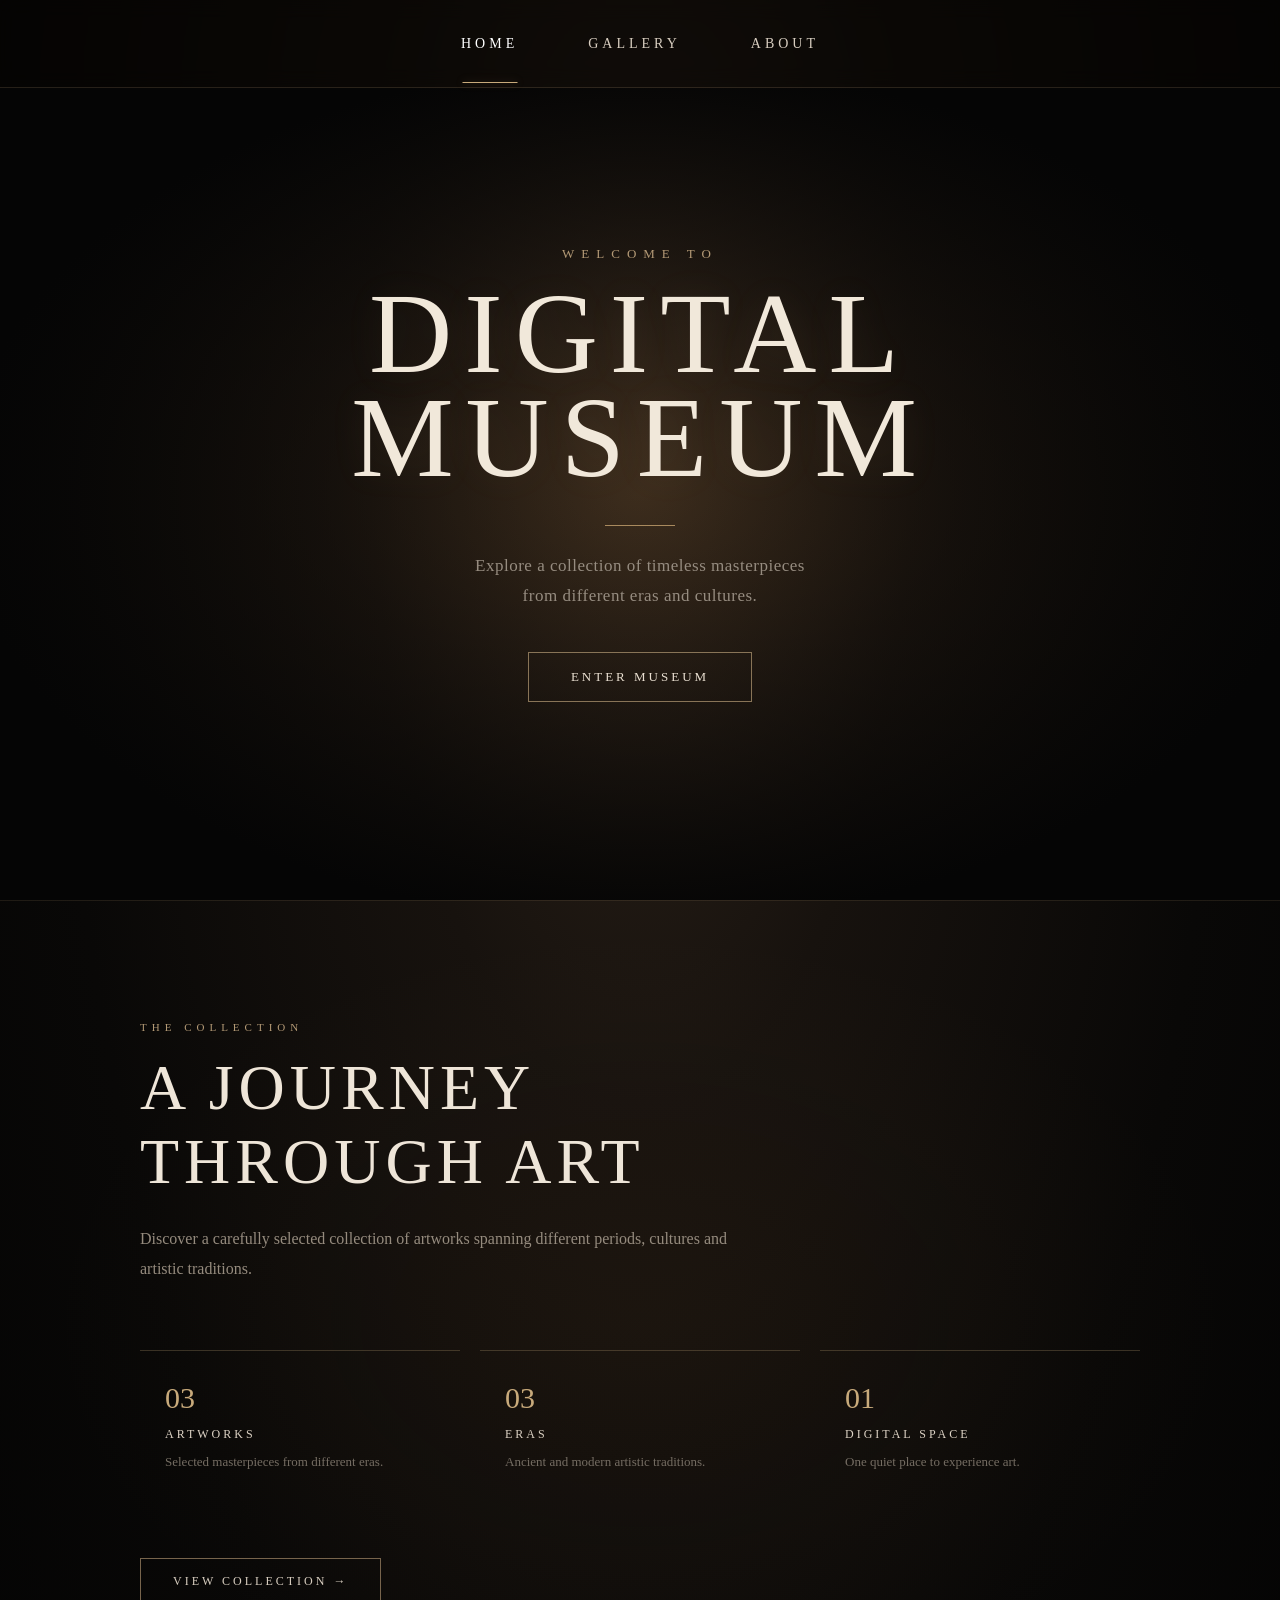
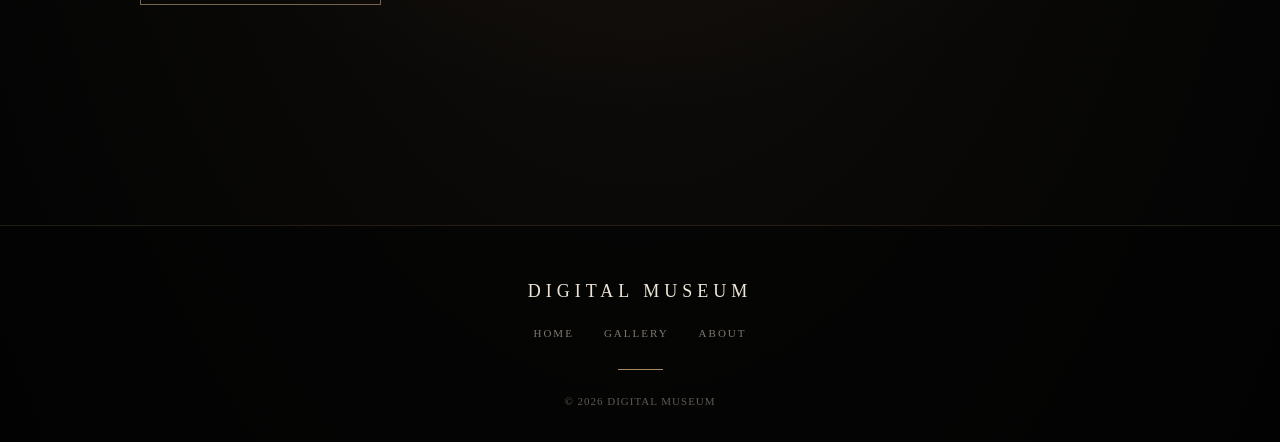
<file: index.html>
<!DOCTYPE html>
<html lang="en">

<head>

    <meta charset="UTF-8">

    <meta
        name="viewport"
        content="width=device-width, initial-scale=1.0"
    >

    <title>Digital Museum</title>

    <link rel="stylesheet" href="style.css">


    <style>

        /* =========================
           LOADING SCREEN
           ========================= */

        .loading-screen {

            position: fixed;

            inset: 0;

            z-index: 99999;

            display: flex;

            justify-content: center;

            align-items: center;

            background: #050505;

            animation:
                loadingFade 1s ease 2.5s forwards;

        }


        .loading-content {

            text-align: center;

            animation:
                loadingText 1.2s ease;

        }


        .loading-title {

            color: #eee5d8;

            font-family:
                Georgia,
                "Times New Roman",
                serif;

            font-size: 38px;

            letter-spacing: 9px;

            font-weight: 400;

        }


        .loading-line {

            width: 0;

            height: 1px;

            margin: 25px auto 0;

            background: #b99a6a;

            animation:
                loadingLine 2s ease forwards;

        }


        @keyframes loadingText {

            from {

                opacity: 0;

                transform:
                    translateY(15px);

            }

            to {

                opacity: 1;

                transform:
                    translateY(0);

            }

        }


        @keyframes loadingLine {

            from {

                width: 0;

            }

            to {

                width: 120px;

            }

        }


        @keyframes loadingFade {

            from {

                opacity: 1;

                visibility: visible;

            }

            to {

                opacity: 0;

                visibility: hidden;

                pointer-events: none;

            }

        }


        /* =========================
           PAGE EXIT
           ========================= */

        body {

            transition:
                opacity 0.8s ease;

        }


        body.page-exit {

            opacity: 0;

        }


        /* =========================
           COLLECTION SECTION
           ========================= */

        .collection {

            padding:
                120px 30px 140px;

            border-top:
                1px solid
                rgba(200, 170, 123, 0.12);

            background:
                radial-gradient(
                    ellipse at center,
                    rgba(120, 85, 45, 0.08),
                    transparent 65%
                );

        }


        .collection-inner {

            max-width: 1000px;

            margin: 0 auto;

        }


        .collection-label {

            color: #b49a76;

            font-size: 11px;

            letter-spacing: 5px;

            margin-bottom: 18px;

        }


        .collection h2 {

            margin: 0;

            color: #eee5d8;

            font-size:
                clamp(
                    38px,
                    5vw,
                    65px
                );

            font-weight: 400;

            letter-spacing: 5px;

        }


        .collection-intro {

            max-width: 620px;

            margin-top: 25px;

            color: #958b7e;

            font-size: 16px;

            line-height: 1.9;

        }


        /* =========================
           COLLECTION STATS
           ========================= */

        .collection-stats {

            display: grid;

            grid-template-columns:
                repeat(3, 1fr);

            gap: 20px;

            margin-top: 65px;

        }


        .collection-stat {

            padding:
                30px 25px;

            border-top:
                1px solid
                rgba(200, 170, 123, 0.25);

            transition:
                border-color 0.4s ease,
                transform 0.4s ease;

        }


        .collection-stat:hover {

            transform:
                translateY(-5px);

            border-color:
                rgba(200, 170, 123, 0.65);

        }


        .stat-number {

            color: #c8aa7b;

            font-size: 30px;

            font-family:
                Georgia,
                "Times New Roman",
                serif;

            margin-bottom: 12px;

        }


        .stat-title {

            color: #ddd3c5;

            font-size: 12px;

            letter-spacing: 3px;

        }


        .stat-description {

            margin-top: 10px;

            color: #756d63;

            font-size: 13px;

            line-height: 1.6;

        }


        /* =========================
           VIEW COLLECTION
           ========================= */

        .collection-link {

            display: inline-block;

            margin-top: 55px;

            padding:
                15px 32px;

            border:
                1px solid #77644c;

            color: #d8cec0;

            text-decoration: none;

            font-size: 12px;

            letter-spacing: 3px;

            transition:
                0.4s ease;

        }


        .collection-link:hover {

            background: #e9dfd1;

            color: #111;

            border-color: #e9dfd1;

        }


        /* =========================
           SCROLL REVEAL
           ========================= */

        .scroll-reveal {

            opacity: 0;

            transform:
                translateY(45px);

            transition:
                opacity 1s ease,
                transform 1s ease;

        }


        .scroll-reveal.show {

            opacity: 1;

            transform:
                translateY(0);

        }


        .scroll-delay-1 {

            transition-delay:
                0.15s;

        }


        .scroll-delay-2 {

            transition-delay:
                0.3s;

        }


        .scroll-delay-3 {

            transition-delay:
                0.45s;

        }


        /* =========================
           MOBILE
           ========================= */

        @media (max-width: 700px) {

            .loading-title {

                font-size: 25px;

                letter-spacing: 5px;

            }


            .collection {

                padding:
                    80px 25px 100px;

            }


            .collection h2 {

                letter-spacing: 3px;

            }


            .collection-intro {

                font-size: 15px;

            }


            .collection-stats {

                grid-template-columns: 1fr;

                gap: 5px;

                margin-top: 45px;

            }


            .collection-stat {

                padding:
                    25px 15px;

            }

        }

    </style>

</head>


<body>


    <!-- =========================
         LOADING
         ========================= -->

    <div class="loading-screen">

        <div class="loading-content">

            <div class="loading-title">
                DIGITAL MUSEUM
            </div>

            <div class="loading-line"></div>

        </div>

    </div>


    <!-- =========================
         NAVIGATION
         ========================= -->

    <nav>

        <a
            href="index.html"
            class="active"
        >
            HOME
        </a>

        <a href="museum.html">
            GALLERY
        </a>

        <a href="about.html">
            ABOUT
        </a>

    </nav>


    <!-- =========================
         HERO
         ========================= -->

    <main class="hero">

        <div class="hero-content">

            <p class="hero-small">
                WELCOME TO
            </p>


            <h1>

                DIGITAL<br>
                MUSEUM

            </h1>


            <div class="hero-line"></div>


            <p class="hero-description">

                Explore a collection of timeless masterpieces

                <br>

                from different eras and cultures.

            </p>


            <a
                href="museum.html"
                class="enter-museum"
            >

                <button>
                    ENTER MUSEUM
                </button>

            </a>

        </div>

    </main>


    <!-- =========================
         COLLECTION
         ========================= -->

    <section class="collection">

        <div class="collection-inner">


            <div
                class="
                    collection-label
                    scroll-reveal
                "
            >

                THE COLLECTION

            </div>


            <h2
                class="
                    scroll-reveal
                    scroll-delay-1
                "
            >

                A JOURNEY<br>
                THROUGH ART

            </h2>


            <p
                class="
                    collection-intro
                    scroll-reveal
                    scroll-delay-2
                "
            >

                Discover a carefully selected collection
                of artworks spanning different periods,
                cultures and artistic traditions.

            </p>


            <div class="collection-stats">


                <div
                    class="
                        collection-stat
                        scroll-reveal
                    "
                >

                    <div class="stat-number">
                        03
                    </div>

                    <div class="stat-title">
                        ARTWORKS
                    </div>

                    <div class="stat-description">

                        Selected masterpieces
                        from different eras.

                    </div>

                </div>


                <div
                    class="
                        collection-stat
                        scroll-reveal
                        scroll-delay-1
                    "
                >

                    <div class="stat-number">
                        03
                    </div>

                    <div class="stat-title">
                        ERAS
                    </div>

                    <div class="stat-description">

                        Ancient and modern
                        artistic traditions.

                    </div>

                </div>


                <div
                    class="
                        collection-stat
                        scroll-reveal
                        scroll-delay-2
                    "
                >

                    <div class="stat-number">
                        01
                    </div>

                    <div class="stat-title">
                        DIGITAL SPACE
                    </div>

                    <div class="stat-description">

                        One quiet place
                        to experience art.

                    </div>

                </div>


            </div>


            <a
                href="museum.html"
                class="
                    collection-link
                    scroll-reveal
                    scroll-delay-3
                "
            >

                VIEW COLLECTION →

            </a>


        </div>

    </section>


    <!-- =========================
         FOOTER
         ========================= -->

    <footer class="site-footer">

        <div class="footer-title">
            DIGITAL MUSEUM
        </div>


        <div class="footer-links">

            <a href="index.html">
                HOME
            </a>

            <a href="museum.html">
                GALLERY
            </a>

            <a href="about.html">
                ABOUT
            </a>

        </div>


        <div class="footer-line"></div>


        <div class="footer-copy">
            © 2026 DIGITAL MUSEUM
        </div>

    </footer>


    <!-- =========================
         JAVASCRIPT
         ========================= -->

    <script>


        /* =========================
           PAGE TRANSITION
           ========================= */

        const enterMuseum =
            document.querySelector(
                ".enter-museum"
            );


        enterMuseum.addEventListener(
            "click",
            function(event) {

                event.preventDefault();


                document.body.classList.add(
                    "page-exit"
                );


                setTimeout(
                    function() {

                        window.location.href =
                            "museum.html";

                    },
                    800
                );

            }
        );


        /* =========================
           SCROLL REVEAL
           ========================= */

        const revealElements =
            document.querySelectorAll(
                ".scroll-reveal"
            );


        function revealOnScroll() {

            revealElements.forEach(
                function(element) {

                    const elementTop =
                        element.getBoundingClientRect()
                        .top;


                    const windowHeight =
                        window.innerHeight;


                    if (
                        elementTop <
                        windowHeight - 80
                    ) {

                        element.classList.add(
                            "show"
                        );

                    }

                }
            );

        }


        window.addEventListener(
            "scroll",
            revealOnScroll
        );


        revealOnScroll();


    </script>


</body>

</html>
</file>
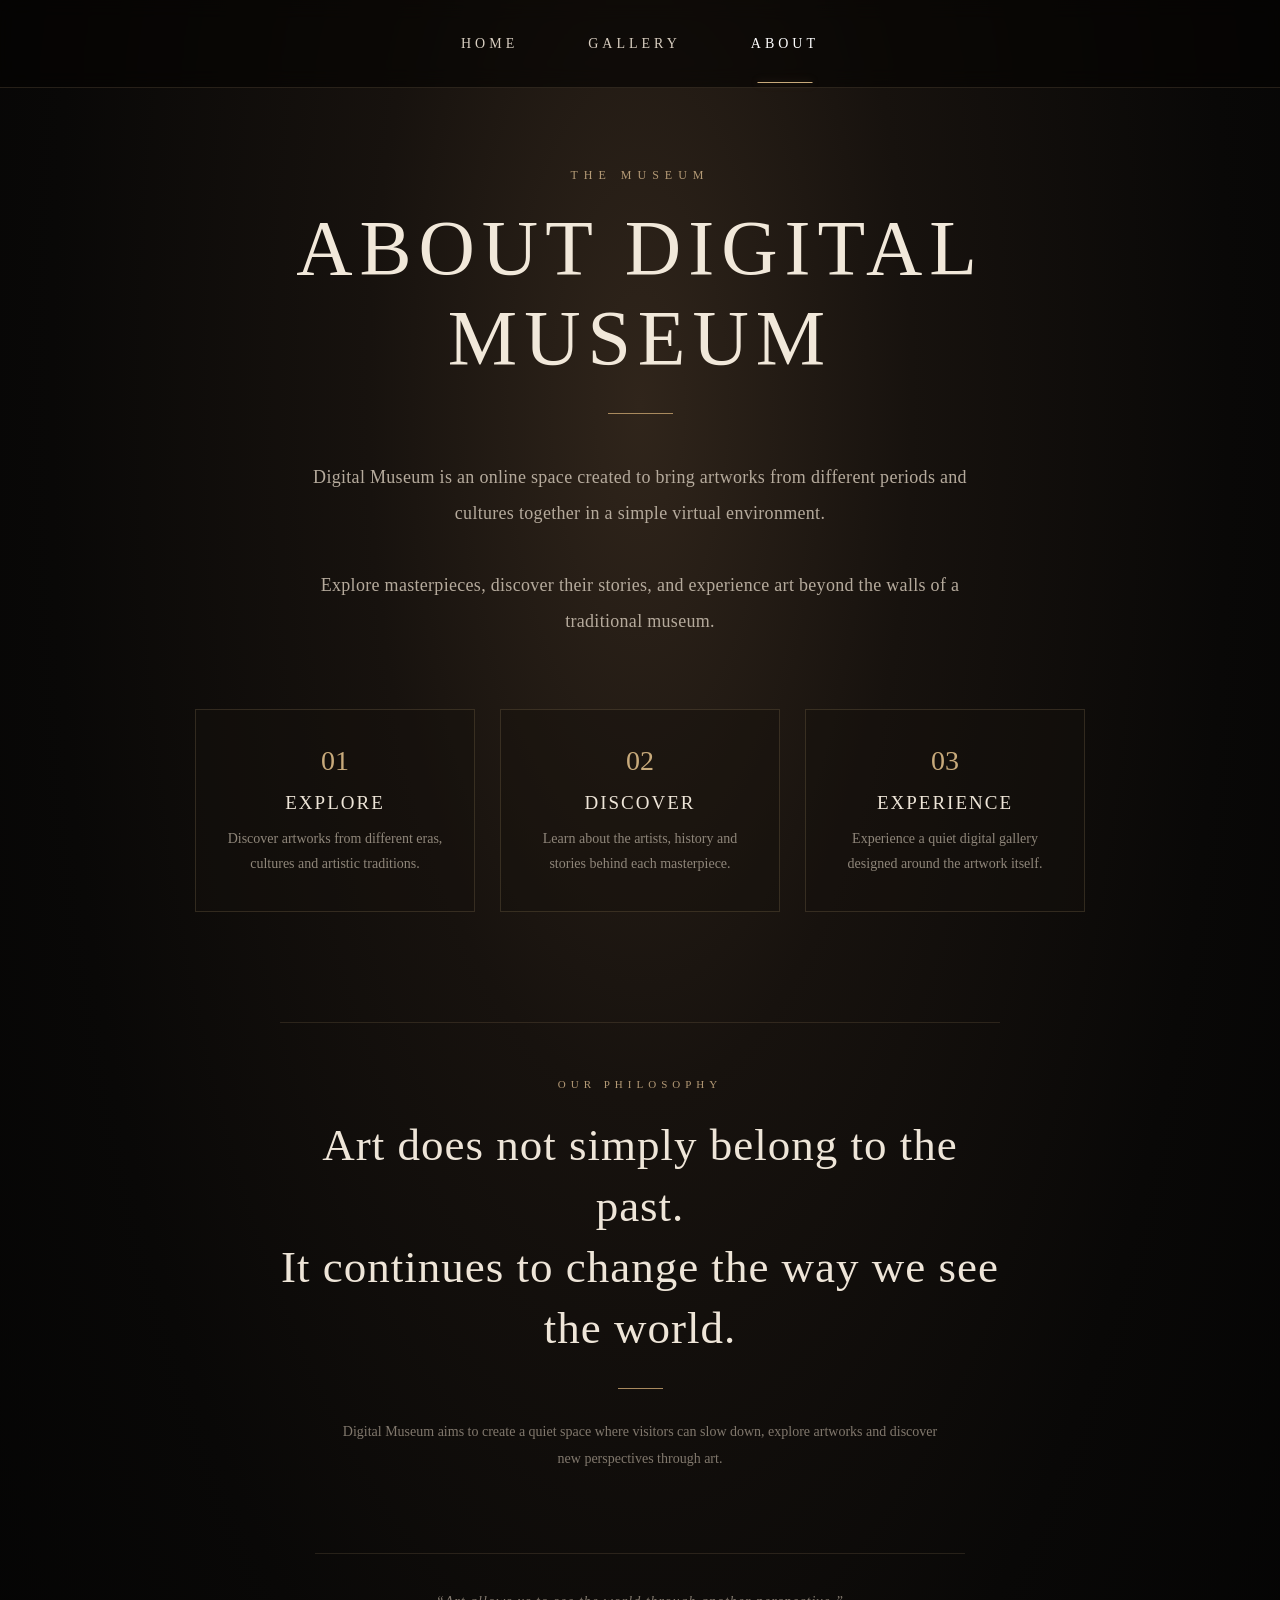
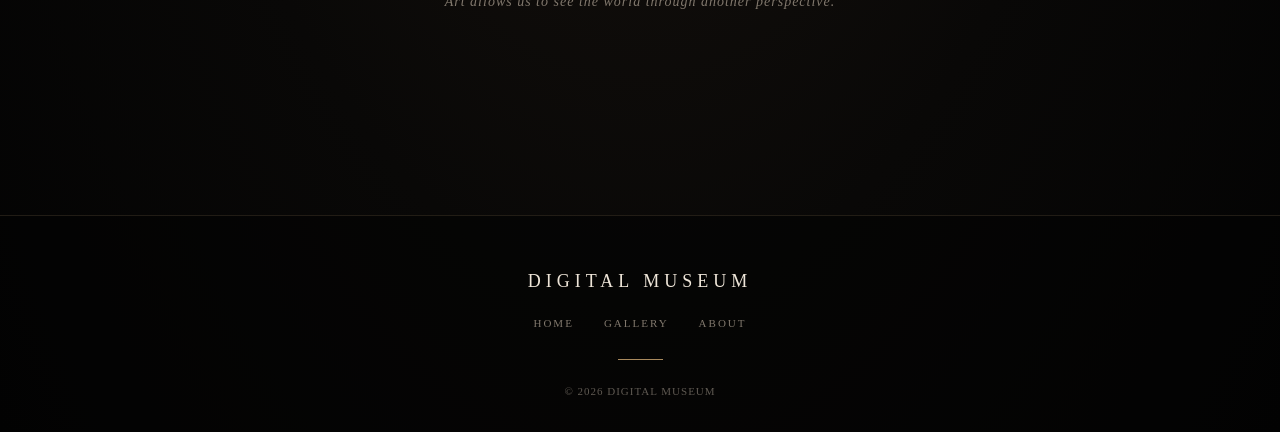
<file: about.html>
<!DOCTYPE html>
<html lang="en">

<head>

    <meta charset="UTF-8">

    <meta
        name="viewport"
        content="width=device-width, initial-scale=1.0"
    >

    <title>About - Digital Museum</title>

    <link rel="stylesheet" href="style.css">


    <style>

        .about-page {

            max-width: 950px;

            margin: 0 auto;

            padding: 80px 30px 120px;

            text-align: center;

            animation: aboutAppear 1s ease;

        }


        .about-label {

            color: #b49a76;

            font-size: 12px;

            letter-spacing: 6px;

            margin-bottom: 20px;

        }


        .about-page h1 {

            margin: 0;

            color: #f1e8da;

            font-size: clamp(45px, 7vw, 78px);

            font-weight: 400;

            letter-spacing: 7px;

        }


        .about-line {

            width: 65px;

            height: 1px;

            margin: 30px auto 45px;

            background: #a98a5e;

        }


        .about-intro {

            max-width: 700px;

            margin: 0 auto;

            color: #b5aa9c;

            font-size: 18px;

            line-height: 2;

            letter-spacing: .3px;

        }


        .about-cards {

            display: grid;

            grid-template-columns: repeat(3, 1fr);

            gap: 25px;

            margin-top: 70px;

        }


        .about-card {

            padding: 35px 25px;

            border: 1px solid rgba(200,170,123,.18);

            background: rgba(20,16,12,.45);

            transition:
                transform .4s ease,
                border-color .4s ease,
                background .4s ease;

        }


        .about-card:hover {

            transform: translateY(-6px);

            border-color: rgba(200,170,123,.5);

            background: rgba(35,27,20,.65);

        }


        .about-card-number {

            color: #c8aa7b;

            font-size: 28px;

            margin-bottom: 15px;

        }


        .about-card h2 {

            margin: 0 0 12px;

            color: #eee5d8;

            font-size: 19px;

            font-weight: 400;

            letter-spacing: 2px;

        }


        .about-card p {

            margin: 0;

            color: #8f867a;

            font-size: 14px;

            line-height: 1.8;

        }


        .philosophy {

            max-width: 720px;

            margin: 110px auto 0;

            padding-top: 55px;

            border-top:
                1px solid rgba(200,170,123,.15);

        }


        .philosophy-label {

            color: #b49a76;

            font-size: 11px;

            letter-spacing: 5px;

            margin-bottom: 25px;

        }


        .philosophy h2 {

            margin: 0;

            color: #eee5d8;

            font-size: clamp(28px, 4vw, 45px);

            font-weight: 400;

            line-height: 1.35;

            letter-spacing: 1px;

        }


        .philosophy-line {

            width: 45px;

            height: 1px;

            margin: 30px auto;

            background: #a98a5e;

        }


        .philosophy p {

            max-width: 600px;

            margin: 0 auto;

            color: #81786d;

            font-size: 14px;

            line-height: 1.9;

        }


        .about-quote {

            margin: 80px auto 0;

            max-width: 650px;

            padding-top: 35px;

            border-top:
                1px solid rgba(200,170,123,.15);

            color: #81786d;

            font-size: 14px;

            line-height: 1.9;

            letter-spacing: 1px;

            font-style: italic;

        }


        @keyframes aboutAppear {

            from {

                opacity: 0;

                transform: translateY(20px);

            }

            to {

                opacity: 1;

                transform: translateY(0);

            }

        }


        @media (max-width: 700px) {

            .about-page {

                padding-top: 55px;

            }


            .about-page h1 {

                letter-spacing: 4px;

            }


            .about-cards {

                grid-template-columns: 1fr;

                gap: 18px;

                margin-top: 50px;

            }


            .about-intro {

                font-size: 16px;

            }


            .philosophy {

                margin-top: 80px;

                padding-top: 40px;

            }


            .philosophy h2 {

                font-size: 28px;

            }

        }

    </style>

</head>


<body>


    <!-- =========================
         NAVIGATION
         ========================= -->

    <nav>

        <a href="index.html">
            HOME
        </a>

        <a href="museum.html">
            GALLERY
        </a>

        <a
            href="about.html"
            class="active"
        >
            ABOUT
        </a>

    </nav>


    <!-- =========================
         ABOUT
         ========================= -->

    <main class="about-page">


        <div class="about-label">
            THE MUSEUM
        </div>


        <h1>
            ABOUT DIGITAL MUSEUM
        </h1>


        <div class="about-line"></div>


        <p class="about-intro">

            Digital Museum is an online space created
            to bring artworks from different periods
            and cultures together in a simple
            virtual environment.

            <br><br>

            Explore masterpieces, discover their stories,
            and experience art beyond the walls of a
            traditional museum.

        </p>


        <!-- =========================
             PRINCIPLES
             ========================= -->

        <section class="about-cards">


            <div class="about-card">

                <div class="about-card-number">
                    01
                </div>

                <h2>
                    EXPLORE
                </h2>

                <p>
                    Discover artworks from different eras,
                    cultures and artistic traditions.
                </p>

            </div>


            <div class="about-card">

                <div class="about-card-number">
                    02
                </div>

                <h2>
                    DISCOVER
                </h2>

                <p>
                    Learn about the artists, history
                    and stories behind each masterpiece.
                </p>

            </div>


            <div class="about-card">

                <div class="about-card-number">
                    03
                </div>

                <h2>
                    EXPERIENCE
                </h2>

                <p>
                    Experience a quiet digital gallery
                    designed around the artwork itself.
                </p>

            </div>


        </section>


        <!-- =========================
             PHILOSOPHY
             ========================= -->

        <section class="philosophy">


            <div class="philosophy-label">
                OUR PHILOSOPHY
            </div>


            <h2>

                Art does not simply belong
                to the past.

                <br>

                It continues to change
                the way we see the world.

            </h2>


            <div class="philosophy-line"></div>


            <p>

                Digital Museum aims to create a quiet
                space where visitors can slow down,
                explore artworks and discover new
                perspectives through art.

            </p>


        </section>


        <div class="about-quote">

            “Art allows us to see the world
            through another perspective.”

        </div>


    </main>


    <!-- =========================
         FOOTER
         ========================= -->

    <footer class="site-footer">

        <div class="footer-title">
            DIGITAL MUSEUM
        </div>


        <div class="footer-links">

            <a href="index.html">
                HOME
            </a>

            <a href="museum.html">
                GALLERY
            </a>

            <a href="about.html">
                ABOUT
            </a>

        </div>


        <div class="footer-line"></div>


        <div class="footer-copy">
            © 2026 DIGITAL MUSEUM
        </div>

    </footer>


</body>

</html>
</file>
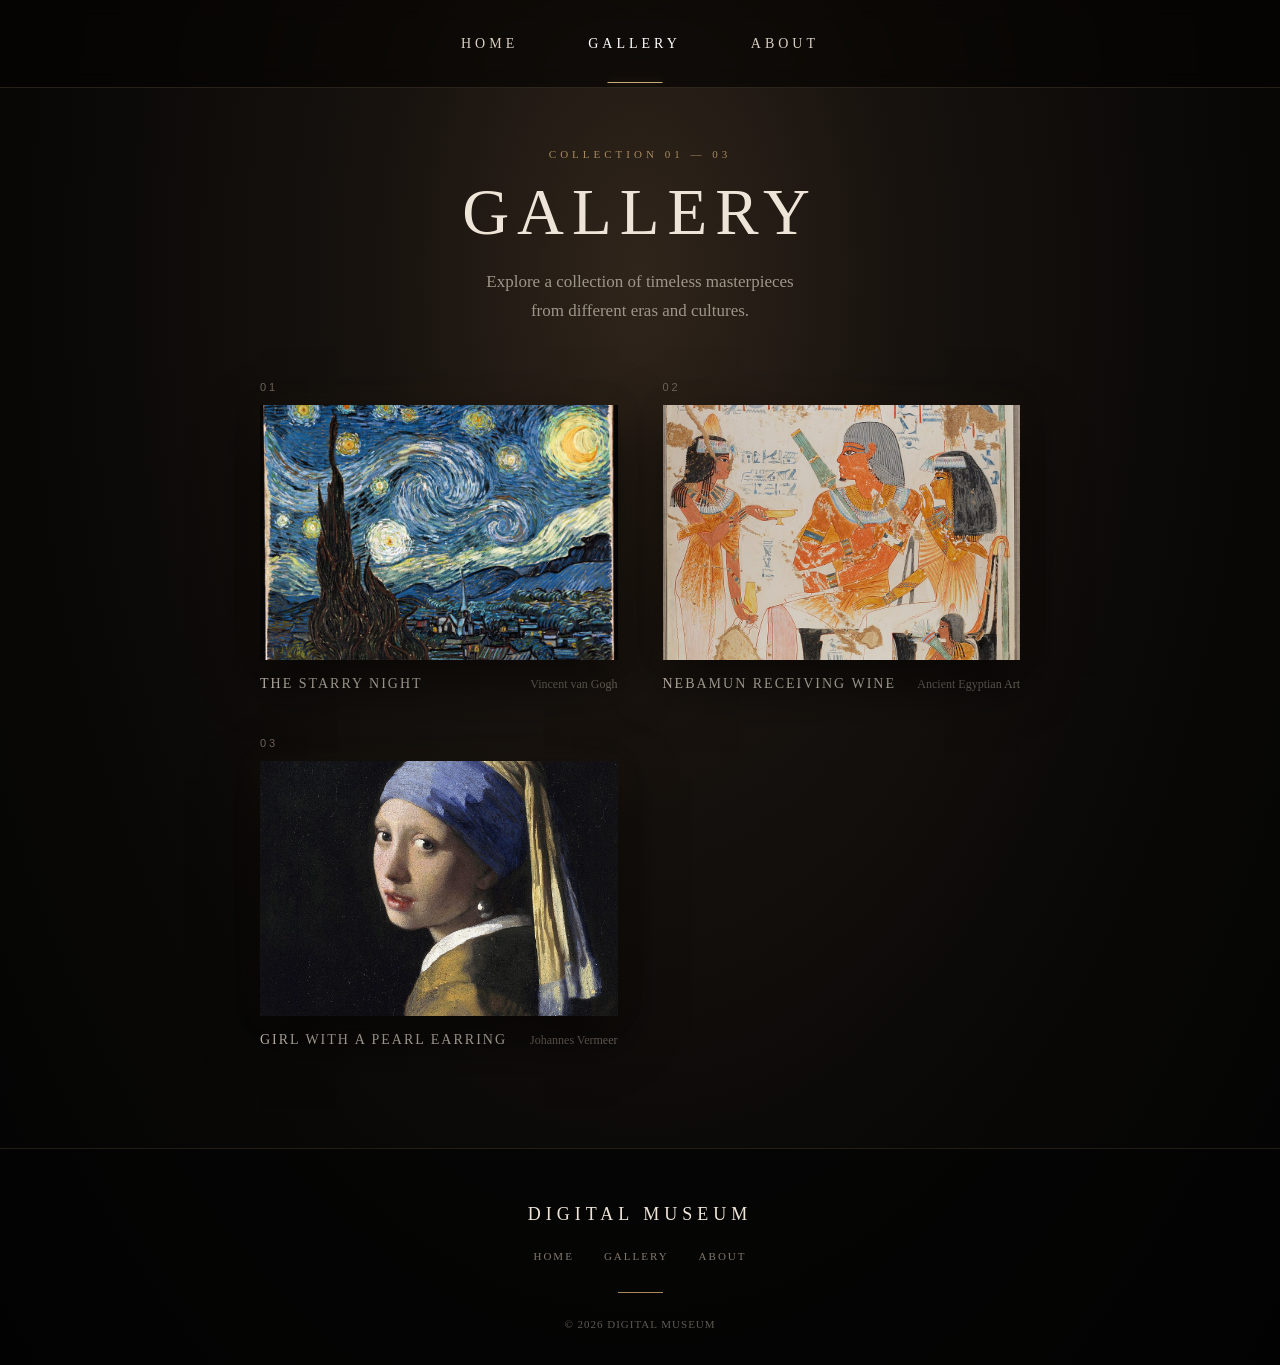
<file: museum.html>
<!DOCTYPE html>
<html lang="en">

<head>

    <meta charset="UTF-8">

    <meta
        name="viewport"
        content="width=device-width, initial-scale=1.0"
    >

    <title>Gallery - Digital Museum</title>

    <link rel="stylesheet" href="style.css">

</head>


<body>


    <!-- =========================
         NAVIGATION
         ========================= -->

    <nav>

        <a href="index.html">
            HOME
        </a>

        <a
            href="museum.html"
            class="active"
        >
            GALLERY
        </a>

        <a href="about.html">
            ABOUT
        </a>

    </nav>


    <!-- =========================
         GALLERY HEADER
         ========================= -->

    <main>

        <section class="gallery-header">

            <div class="gallery-label">
                COLLECTION 01 — 03
            </div>


            <h1>
                GALLERY
            </h1>


            <p>

                Explore a collection of timeless masterpieces
                <br>
                from different eras and cultures.

            </p>

        </section>


        <!-- =========================
             GALLERY
             ========================= -->

        <section class="gallery-grid">


            <!-- =====================
                 ARTWORK 01
                 ===================== -->

            <a
                href="painting1.html"
                class="art-card"
            >

                <div class="art-number">
                    01
                </div>


                <div class="art-image">

                    <img
                        src="painting1.jpg"
                        alt="The Starry Night"
                    >


                    <div class="art-overlay">

                        <div class="overlay-info">

                            <h2>
                                The Starry Night
                            </h2>

                            <p>
                                Vincent van Gogh · 1889
                            </p>

                            <span>
                                Oil on canvas
                            </span>

                        </div>


                        <div class="overlay-arrow">
                            →
                        </div>

                    </div>

                </div>


                <div class="art-caption">

                    <div>
                        THE STARRY NIGHT
                    </div>

                    <span>
                        Vincent van Gogh
                    </span>

                </div>

            </a>


            <!-- =====================
                 ARTWORK 02
                 ===================== -->

            <a
                href="painting2.html"
                class="art-card"
            >

                <div class="art-number">
                    02
                </div>


                <div class="art-image">

                    <img
                        src="painting2.jpg"
                        alt="Nebamun Receiving Wine"
                    >


                    <div class="art-overlay">

                        <div class="overlay-info">

                            <h2>
                                Nebamun Receiving Wine
                            </h2>

                            <p>
                                Ancient Egyptian Art
                            </p>

                            <span>
                                18th Dynasty · Ancient Egypt
                            </span>

                        </div>


                        <div class="overlay-arrow">
                            →
                        </div>

                    </div>

                </div>


                <div class="art-caption">

                    <div>
                        NEBAMUN RECEIVING WINE
                    </div>

                    <span>
                        Ancient Egyptian Art
                    </span>

                </div>

            </a>


            <!-- =====================
                 ARTWORK 03
                 ===================== -->

            <a
                href="painting3.html"
                class="art-card"
            >

                <div class="art-number">
                    03
                </div>


                <div class="art-image">

                    <img
                        src="painting3.jpg"
                        alt="Girl with a Pearl Earring"
                    >


                    <div class="art-overlay">

                        <div class="overlay-info">

                            <h2>
                                Girl with a Pearl Earring
                            </h2>

                            <p>
                                Johannes Vermeer · c. 1665
                            </p>

                            <span>
                                Oil on canvas
                            </span>

                        </div>


                        <div class="overlay-arrow">
                            →
                        </div>

                    </div>

                </div>


                <div class="art-caption">

                    <div>
                        GIRL WITH A PEARL EARRING
                    </div>

                    <span>
                        Johannes Vermeer
                    </span>

                </div>

            </a>


        </section>

    </main>


    <!-- =========================
         FOOTER
         ========================= -->

    <footer class="site-footer">

        <div class="footer-title">
            DIGITAL MUSEUM
        </div>


        <div class="footer-links">

            <a href="index.html">
                HOME
            </a>

            <a href="museum.html">
                GALLERY
            </a>

            <a href="about.html">
                ABOUT
            </a>

        </div>


        <div class="footer-line"></div>


        <div class="footer-copy">
            © 2026 DIGITAL MUSEUM
        </div>

    </footer>


</body>

</html>
</file>
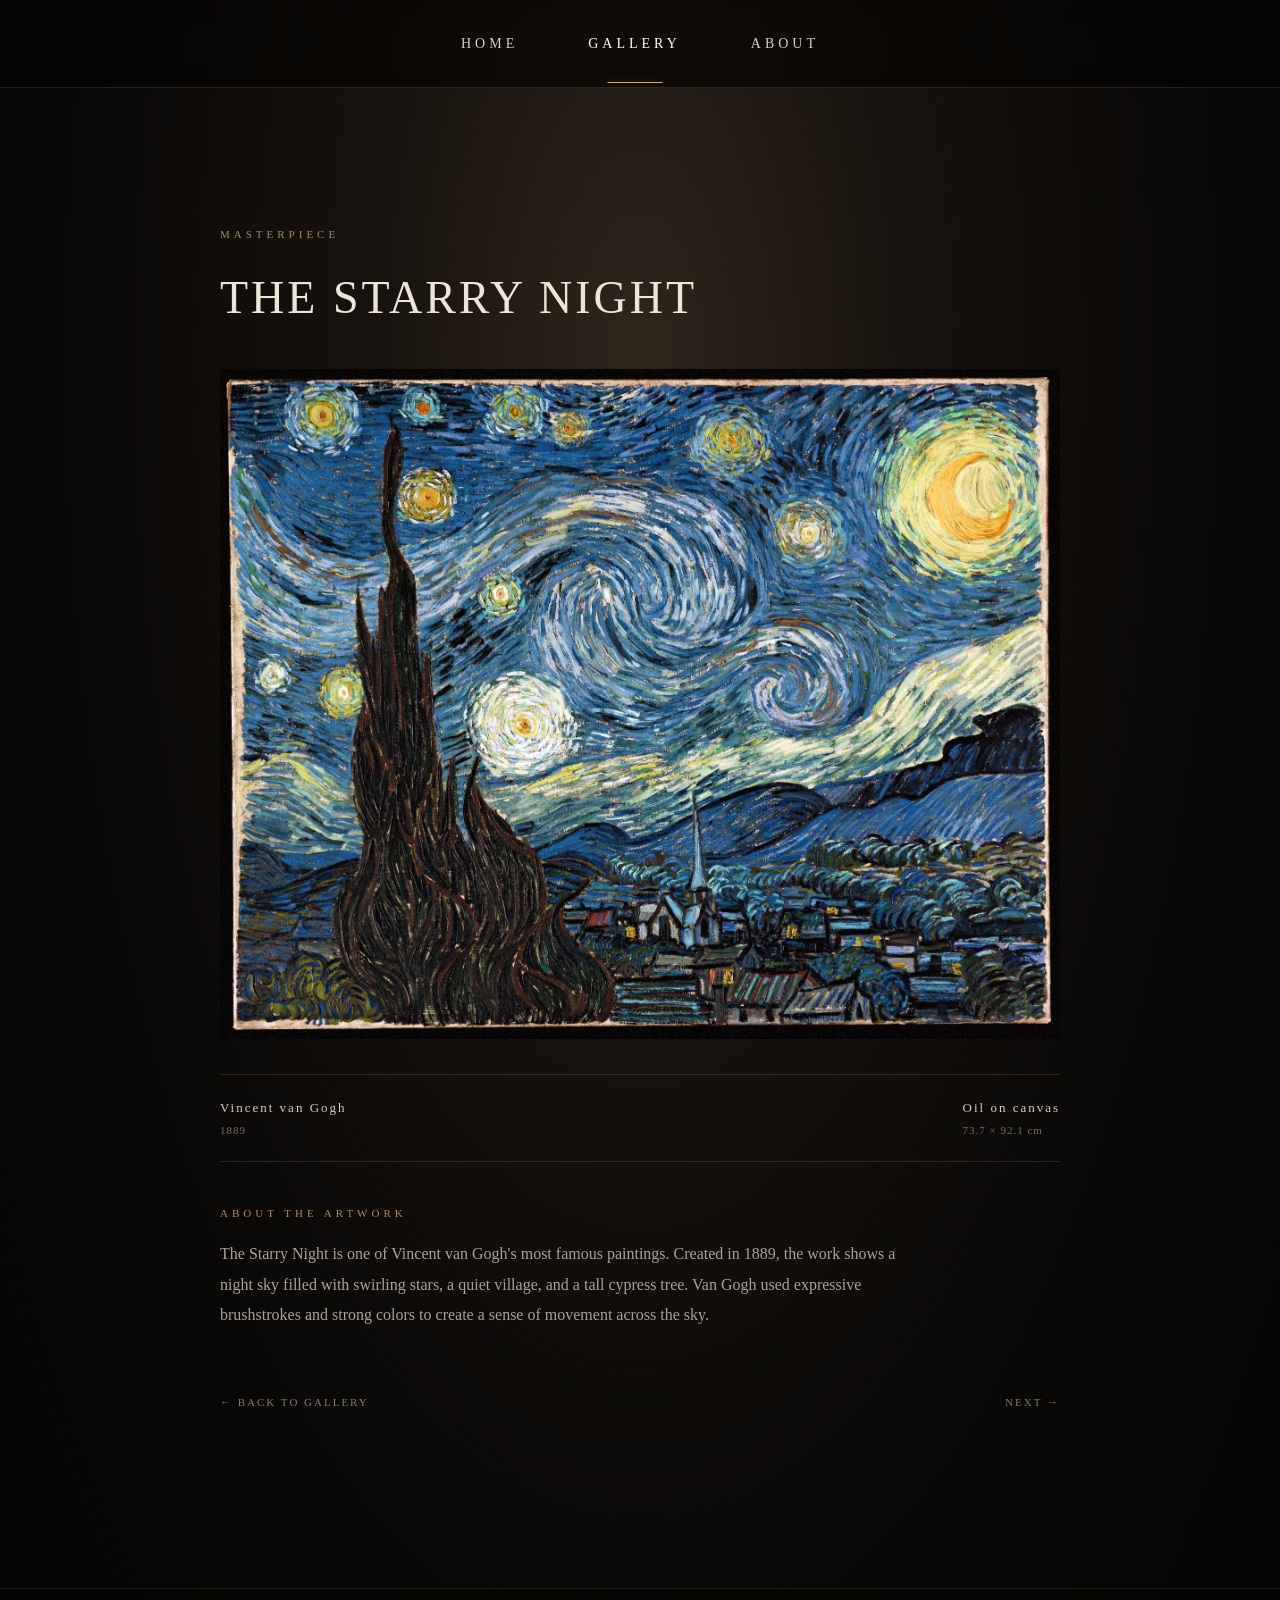
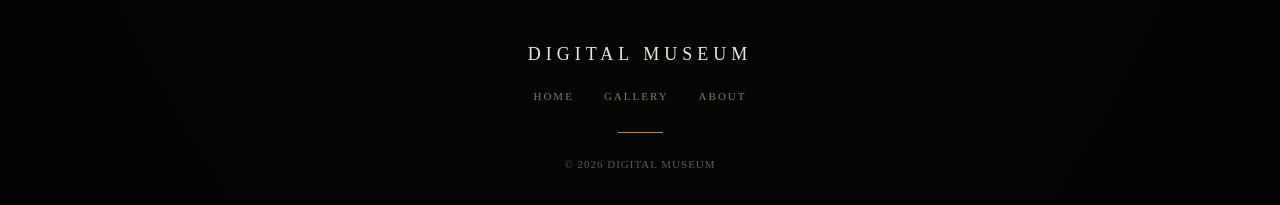
<file: painting1.html>
<!DOCTYPE html>
<html lang="en">

<head>
    <meta charset="UTF-8">
    <meta name="viewport" content="width=device-width, initial-scale=1.0">

    <title>The Starry Night - Digital Museum</title>

    <link rel="stylesheet" href="style.css">

    <style>
        .artwork-page {
            max-width: 900px;
            margin: 0 auto;
            padding: 140px 30px 100px;
        }

        .artwork-label {
            color: #a98a5e;
            font-size: 11px;
            letter-spacing: 4px;
            margin-bottom: 18px;
        }

        .artwork-title {
            color: #eee5d8;
            font-family: Georgia, "Times New Roman", serif;
            font-size: 46px;
            font-weight: normal;
            letter-spacing: 3px;
            margin-bottom: 45px;
        }

        .artwork-image {
            width: 100%;
            margin-bottom: 35px;
        }

        .artwork-image img {
            width: 100%;
            max-width: 850px;
            height: auto;
            display: block;
            margin: 0 auto;
        }

        .artwork-info {
            display: flex;
            justify-content: space-between;
            gap: 30px;
            padding: 25px 0;
            border-top: 1px solid rgba(200, 170, 123, 0.18);
            border-bottom: 1px solid rgba(200, 170, 123, 0.18);
            margin-bottom: 45px;
        }

        .artwork-info div {
            color: #d8cbbb;
            font-size: 13px;
            letter-spacing: 2px;
        }

        .artwork-info span {
            display: block;
            color: #756d63;
            font-size: 11px;
            margin-top: 8px;
            letter-spacing: 1px;
        }

        .artwork-description {
            max-width: 700px;
            margin-bottom: 65px;
        }

        .artwork-description h2 {
            color: #a98a5e;
            font-size: 11px;
            font-weight: normal;
            letter-spacing: 4px;
            margin-bottom: 20px;
        }

        .artwork-description p {
            color: #aaa198;
            font-family: Georgia, "Times New Roman", serif;
            font-size: 16px;
            line-height: 1.9;
        }

        .artwork-navigation {
            display: flex;
            justify-content: space-between;
            align-items: center;
            gap: 20px;
        }

        .artwork-navigation a {
            color: #82796f;
            text-decoration: none;
            font-size: 11px;
            letter-spacing: 2px;
            transition: 0.4s ease;
        }

        .artwork-navigation a:hover {
            color: #eee5d8;
        }

        .back-gallery {
            color: #a98a5e !important;
        }

        @media (max-width: 700px) {
            .artwork-page {
                padding: 110px 20px 70px;
            }

            .artwork-title {
                font-size: 32px;
            }

            .artwork-info {
                display: block;
            }

            .artwork-info div {
                margin-bottom: 18px;
            }

            .artwork-description p {
                font-size: 15px;
            }

            .artwork-navigation {
                flex-direction: column;
                align-items: flex-start;
            }
        }
    </style>

</head>

<body>

<nav>
    <a href="index.html">HOME</a>
    <a href="museum.html" class="active">GALLERY</a>
    <a href="about.html">ABOUT</a>
</nav>


<main class="artwork-page">

    <div class="artwork-label">
        MASTERPIECE
    </div>

    <h1 class="artwork-title">
        THE STARRY NIGHT
    </h1>

    <div class="artwork-image">

        <img
            src="painting1.jpg"
            alt="The Starry Night"
        >

    </div>


    <div class="artwork-info">

        <div>
            Vincent van Gogh
            <span>1889</span>
        </div>

        <div>
            Oil on canvas
            <span>73.7 × 92.1 cm</span>
        </div>

    </div>


    <section class="artwork-description">

        <h2>
            ABOUT THE ARTWORK
        </h2>

        <p>
            The Starry Night is one of Vincent van Gogh's
            most famous paintings. Created in 1889, the work
            shows a night sky filled with swirling stars,
            a quiet village, and a tall cypress tree.
            Van Gogh used expressive brushstrokes and strong
            colors to create a sense of movement across the sky.
        </p>

    </section>


    <div class="artwork-navigation">

        <a href="museum.html">
            ← BACK TO GALLERY
        </a>

        <a href="painting2.html">
            NEXT →
        </a>

    </div>

</main>


<footer class="site-footer">

    <div class="footer-title">
        DIGITAL MUSEUM
    </div>

    <div class="footer-links">

        <a href="index.html">
            HOME
        </a>

        <a href="museum.html">
            GALLERY
        </a>

        <a href="about.html">
            ABOUT
        </a>

    </div>

    <div class="footer-line"></div>

    <div class="footer-copy">
        © 2026 DIGITAL MUSEUM
    </div>

</footer>

</body>

</html>
</file>
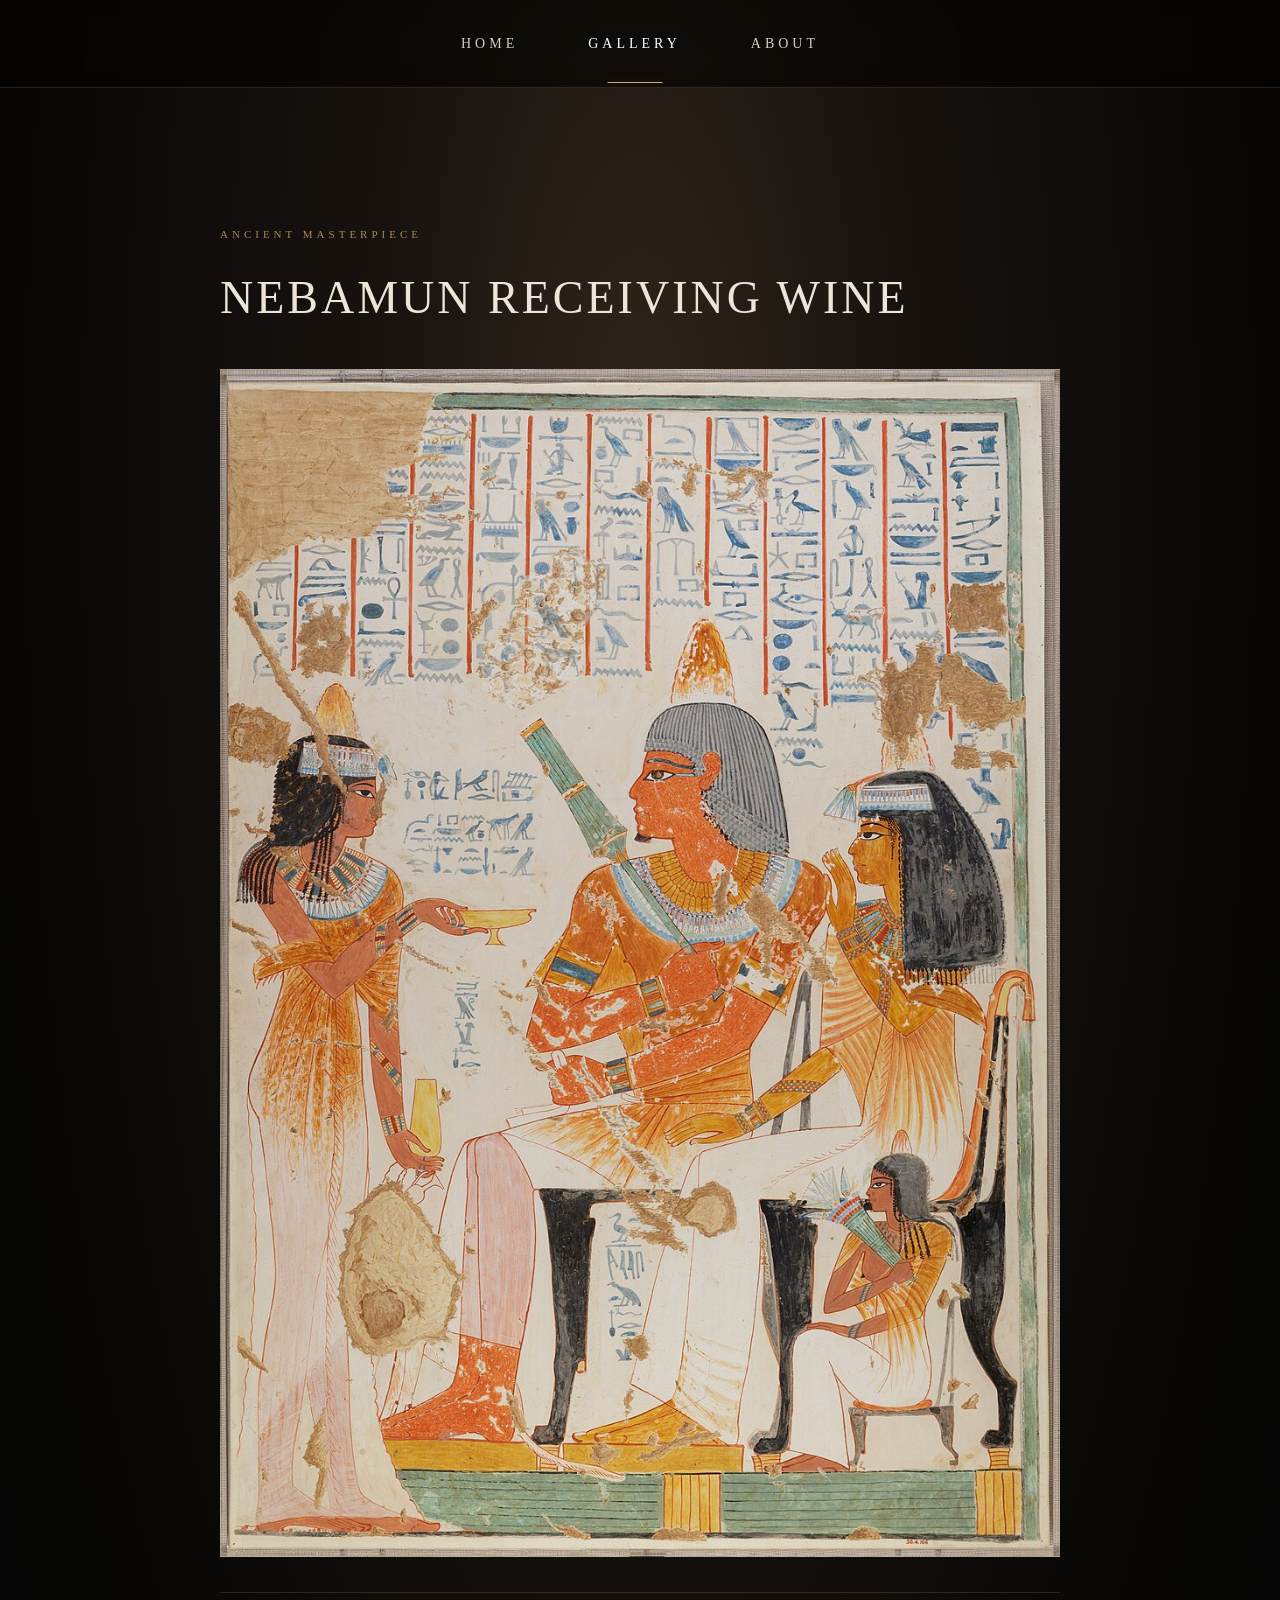
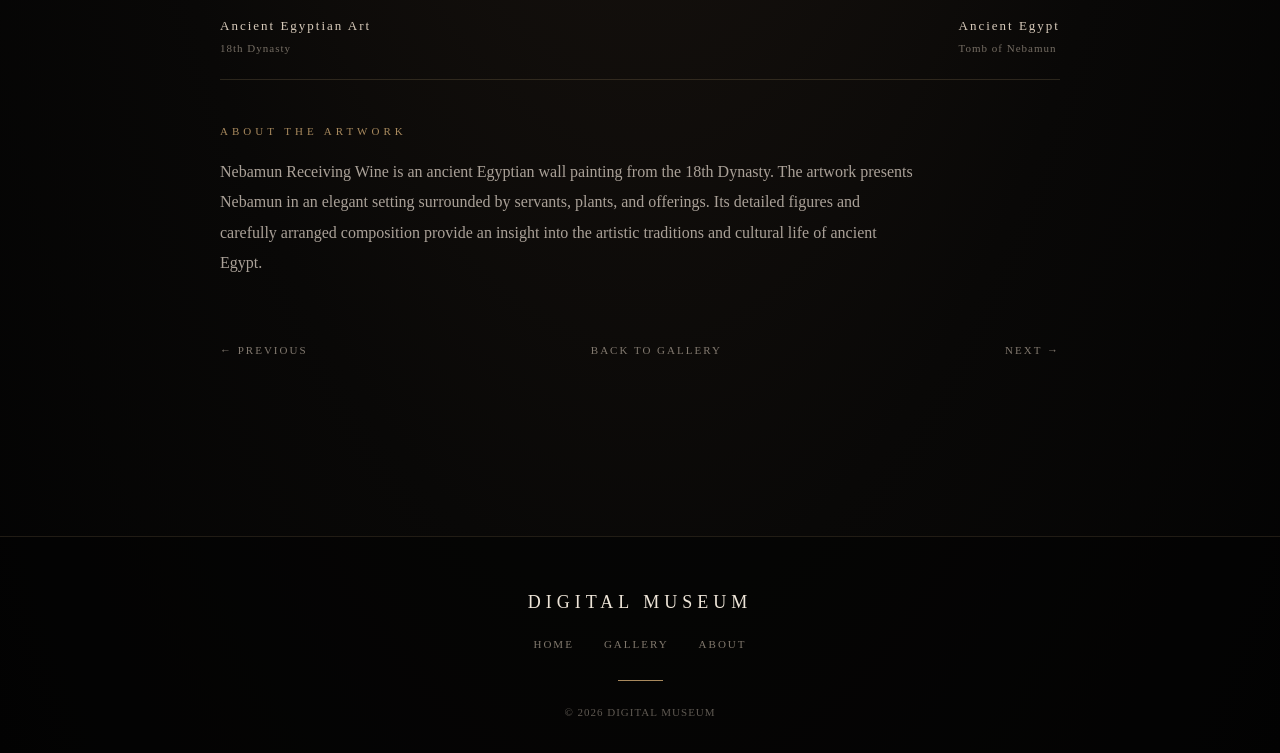
<file: painting2.html>
<!DOCTYPE html>
<html lang="en">

<head>
    <meta charset="UTF-8">
    <meta name="viewport" content="width=device-width, initial-scale=1.0">

    <title>Nebamun Receiving Wine - Digital Museum</title>

    <link rel="stylesheet" href="style.css">

    <style>
        .artwork-page {
            max-width: 900px;
            margin: 0 auto;
            padding: 140px 30px 100px;
        }

        .artwork-label {
            color: #a98a5e;
            font-size: 11px;
            letter-spacing: 4px;
            margin-bottom: 18px;
        }

        .artwork-title {
            color: #eee5d8;
            font-family: Georgia, "Times New Roman", serif;
            font-size: 46px;
            font-weight: normal;
            letter-spacing: 3px;
            margin-bottom: 45px;
        }

        .artwork-image {
            width: 100%;
            margin-bottom: 35px;
        }

        .artwork-image img {
            width: 100%;
            max-width: 850px;
            height: auto;
            display: block;
            margin: 0 auto;
        }

        .artwork-info {
            display: flex;
            justify-content: space-between;
            gap: 30px;
            padding: 25px 0;
            border-top: 1px solid rgba(200, 170, 123, 0.18);
            border-bottom: 1px solid rgba(200, 170, 123, 0.18);
            margin-bottom: 45px;
        }

        .artwork-info div {
            color: #d8cbbb;
            font-size: 13px;
            letter-spacing: 2px;
        }

        .artwork-info span {
            display: block;
            color: #756d63;
            font-size: 11px;
            margin-top: 8px;
            letter-spacing: 1px;
        }

        .artwork-description {
            max-width: 700px;
            margin-bottom: 65px;
        }

        .artwork-description h2 {
            color: #a98a5e;
            font-size: 11px;
            font-weight: normal;
            letter-spacing: 4px;
            margin-bottom: 20px;
        }

        .artwork-description p {
            color: #aaa198;
            font-family: Georgia, "Times New Roman", serif;
            font-size: 16px;
            line-height: 1.9;
        }

        .artwork-navigation {
            display: flex;
            justify-content: space-between;
            align-items: center;
            gap: 20px;
        }

        .artwork-navigation a {
            color: #82796f;
            text-decoration: none;
            font-size: 11px;
            letter-spacing: 2px;
            transition: 0.4s ease;
        }

        .artwork-navigation a:hover {
            color: #eee5d8;
        }

        .back-gallery {
            color: #a98a5e !important;
        }

        @media (max-width: 700px) {
            .artwork-page {
                padding: 110px 20px 70px;
            }

            .artwork-title {
                font-size: 32px;
            }

            .artwork-info {
                display: block;
            }

            .artwork-info div {
                margin-bottom: 18px;
            }

            .artwork-description p {
                font-size: 15px;
            }

            .artwork-navigation {
                flex-direction: column;
                align-items: flex-start;
            }
        }
    </style>

</head>

<body>

<nav>
    <a href="index.html">HOME</a>
    <a href="museum.html" class="active">GALLERY</a>
    <a href="about.html">ABOUT</a>
</nav>


<main class="artwork-page">

    <div class="artwork-label">
        ANCIENT MASTERPIECE
    </div>

    <h1 class="artwork-title">
        NEBAMUN RECEIVING WINE
    </h1>

    <div class="artwork-image">

        <img
            src="painting2.jpg"
            alt="Nebamun Receiving Wine"
        >

    </div>


    <div class="artwork-info">

        <div>
            Ancient Egyptian Art
            <span>18th Dynasty</span>
        </div>

        <div>
            Ancient Egypt
            <span>Tomb of Nebamun</span>
        </div>

    </div>


    <section class="artwork-description">

        <h2>
            ABOUT THE ARTWORK
        </h2>

        <p>
            Nebamun Receiving Wine is an ancient Egyptian
            wall painting from the 18th Dynasty. The artwork
            presents Nebamun in an elegant setting surrounded
            by servants, plants, and offerings. Its detailed
            figures and carefully arranged composition provide
            an insight into the artistic traditions and
            cultural life of ancient Egypt.
        </p>

    </section>


    <div class="artwork-navigation">

        <a href="painting1.html">
            ← PREVIOUS
        </a>

        <a href="museum.html">
            BACK TO GALLERY
        </a>

        <a href="painting3.html">
            NEXT →
        </a>

    </div>

</main>


<footer class="site-footer">

    <div class="footer-title">
        DIGITAL MUSEUM
    </div>

    <div class="footer-links">

        <a href="index.html">
            HOME
        </a>

        <a href="museum.html">
            GALLERY
        </a>

        <a href="about.html">
            ABOUT
        </a>

    </div>

    <div class="footer-line"></div>

    <div class="footer-copy">
        © 2026 DIGITAL MUSEUM
    </div>

</footer>

</body>

</html>
</file>
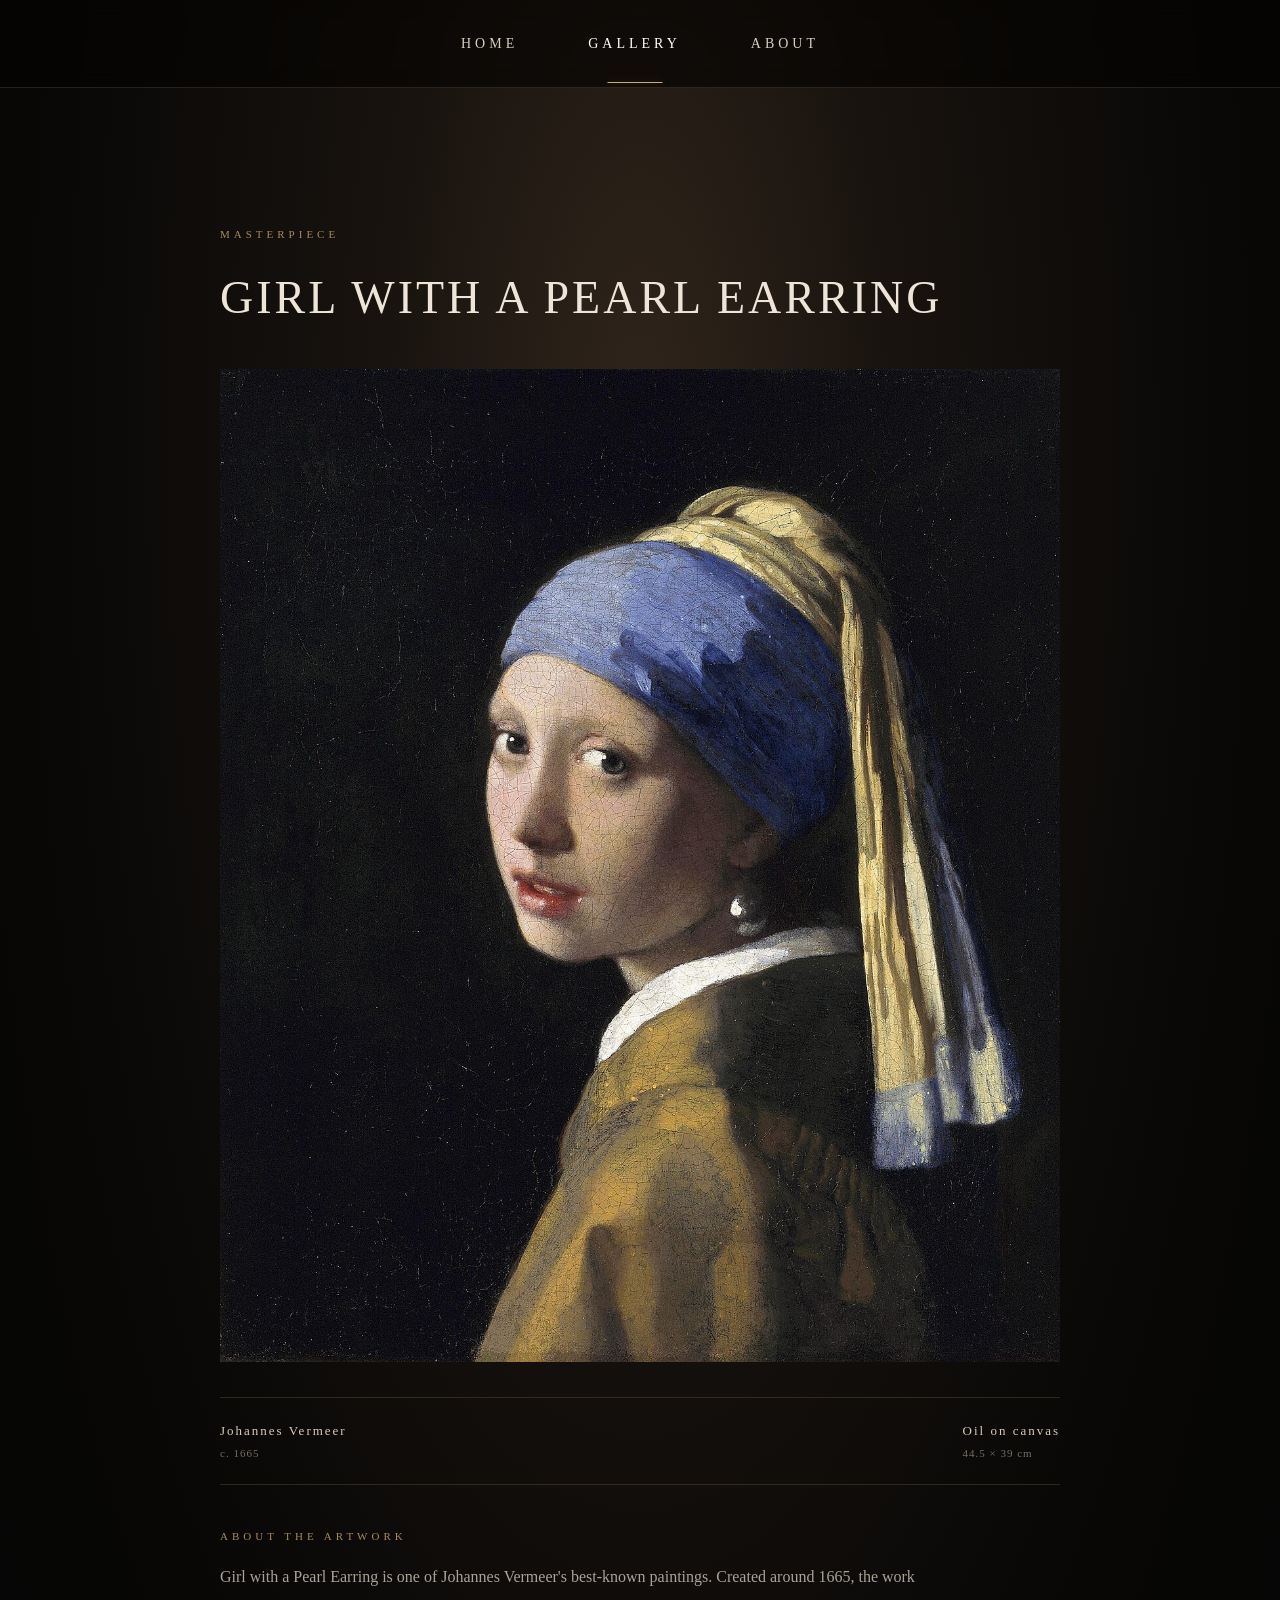
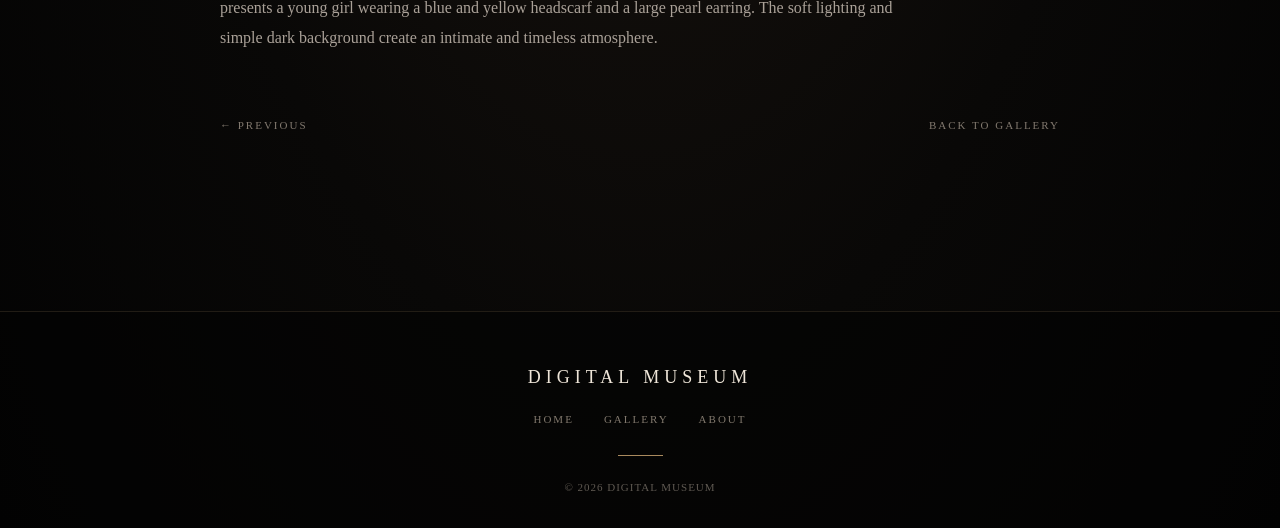
<file: painting3.html>
<!DOCTYPE html>
<html lang="en">

<head>
    <meta charset="UTF-8">
    <meta name="viewport" content="width=device-width, initial-scale=1.0">

    <title>Girl with a Pearl Earring - Digital Museum</title>

    <link rel="stylesheet" href="style.css">

    <style>
        .artwork-page {
            max-width: 900px;
            margin: 0 auto;
            padding: 140px 30px 100px;
        }

        .artwork-label {
            color: #a98a5e;
            font-size: 11px;
            letter-spacing: 4px;
            margin-bottom: 18px;
        }

        .artwork-title {
            color: #eee5d8;
            font-family: Georgia, "Times New Roman", serif;
            font-size: 46px;
            font-weight: normal;
            letter-spacing: 3px;
            margin-bottom: 45px;
        }

        .artwork-image {
            width: 100%;
            margin-bottom: 35px;
        }

        .artwork-image img {
            width: 100%;
            max-width: 850px;
            height: auto;
            display: block;
            margin: 0 auto;
        }

        .artwork-info {
            display: flex;
            justify-content: space-between;
            gap: 30px;
            padding: 25px 0;
            border-top: 1px solid rgba(200, 170, 123, 0.18);
            border-bottom: 1px solid rgba(200, 170, 123, 0.18);
            margin-bottom: 45px;
        }

        .artwork-info div {
            color: #d8cbbb;
            font-size: 13px;
            letter-spacing: 2px;
        }

        .artwork-info span {
            display: block;
            color: #756d63;
            font-size: 11px;
            margin-top: 8px;
            letter-spacing: 1px;
        }

        .artwork-description {
            max-width: 700px;
            margin-bottom: 65px;
        }

        .artwork-description h2 {
            color: #a98a5e;
            font-size: 11px;
            font-weight: normal;
            letter-spacing: 4px;
            margin-bottom: 20px;
        }

        .artwork-description p {
            color: #aaa198;
            font-family: Georgia, "Times New Roman", serif;
            font-size: 16px;
            line-height: 1.9;
        }

        .artwork-navigation {
            display: flex;
            justify-content: space-between;
            align-items: center;
            gap: 20px;
        }

        .artwork-navigation a {
            color: #82796f;
            text-decoration: none;
            font-size: 11px;
            letter-spacing: 2px;
            transition: 0.4s ease;
        }

        .artwork-navigation a:hover {
            color: #eee5d8;
        }

        .back-gallery {
            color: #a98a5e !important;
        }

        @media (max-width: 700px) {
            .artwork-page {
                padding: 110px 20px 70px;
            }

            .artwork-title {
                font-size: 32px;
            }

            .artwork-info {
                display: block;
            }

            .artwork-info div {
                margin-bottom: 18px;
            }

            .artwork-description p {
                font-size: 15px;
            }

            .artwork-navigation {
                flex-direction: column;
                align-items: flex-start;
            }
        }
    </style>

</head>

<body>

<nav>
    <a href="index.html">HOME</a>
    <a href="museum.html" class="active">GALLERY</a>
    <a href="about.html">ABOUT</a>
</nav>


<main class="artwork-page">

    <div class="artwork-label">
        MASTERPIECE
    </div>

    <h1 class="artwork-title">
        GIRL WITH A PEARL EARRING
    </h1>

    <div class="artwork-image">

        <img
            src="painting3.jpg"
            alt="Girl with a Pearl Earring"
        >

    </div>


    <div class="artwork-info">

        <div>
            Johannes Vermeer
            <span>c. 1665</span>
        </div>

        <div>
            Oil on canvas
            <span>44.5 × 39 cm</span>
        </div>

    </div>


    <section class="artwork-description">

        <h2>
            ABOUT THE ARTWORK
        </h2>

        <p>
            Girl with a Pearl Earring is one of Johannes
            Vermeer's best-known paintings. Created around
            1665, the work presents a young girl wearing
            a blue and yellow headscarf and a large pearl
            earring. The soft lighting and simple dark
            background create an intimate and timeless
            atmosphere.
        </p>

    </section>


    <div class="artwork-navigation">

        <a href="painting2.html">
            ← PREVIOUS
        </a>

        <a href="museum.html">
            BACK TO GALLERY
        </a>

    </div>

</main>


<footer class="site-footer">

    <div class="footer-title">
        DIGITAL MUSEUM
    </div>

    <div class="footer-links">

        <a href="index.html">
            HOME
        </a>

        <a href="museum.html">
            GALLERY
        </a>

        <a href="about.html">
            ABOUT
        </a>

    </div>

    <div class="footer-line"></div>

    <div class="footer-copy">
        © 2026 DIGITAL MUSEUM
    </div>

</footer>

</body>

</html>
</file>
<file: style.css>
* {
    box-sizing: border-box;
}

html {
    scroll-behavior: smooth;
}

body {
    margin: 0;
    min-height: 100vh;
    background:
        radial-gradient(
            ellipse at 50% 20%,
            #30251b 0%,
            #17120e 30%,
            #090807 65%,
            #030303 100%
        );
    color: #eee5d8;
    font-family: Georgia, "Times New Roman", serif;
}


/* =========================
   NAVIGATION
   ========================= */

nav {
    height: 88px;
    display: flex;
    justify-content: center;
    align-items: center;
    gap: 70px;
    border-bottom: 1px solid rgba(220, 190, 150, 0.15);
    background: rgba(5, 4, 3, 0.65);
    backdrop-filter: blur(10px);
}

nav a {
    position: relative;
    color: #d8cec0;
    text-decoration: none;
    font-size: 14px;
    letter-spacing: 4px;
    transition: 0.4s;
}

nav a:hover {
    color: white;
}


/* =========================
   HOME
   ========================= */

.hero {
    min-height: calc(100vh - 88px);

    display: flex;
    justify-content: center;
    align-items: center;

    text-align: center;

    background:
        radial-gradient(
            ellipse at center,
            rgba(130, 90, 45, 0.18) 0%,
            rgba(20, 15, 10, 0.4) 35%,
            #050505 75%
        );
}

.hero-content {
    transform: translateY(-20px);
}

.hero-small {
    margin: 0 0 20px;

    color: #b49a76;

    font-size: 13px;

    letter-spacing: 7px;
}

.hero h1 {
    margin: 0;

    color: #f1e8da;

    font-size: clamp(65px, 9vw, 120px);

    font-weight: 400;

    line-height: 0.9;

    letter-spacing: 12px;

    text-shadow:
        0 0 40px rgba(255, 220, 170, 0.08);
}

.hero-line {
    width: 70px;
    height: 1px;

    margin: 35px auto 25px;

    background: #a98a5e;
}

.hero-description {
    margin: 0 0 40px;

    color: #968c80;

    font-size: 17px;

    line-height: 1.8;

    letter-spacing: 0.5px;
}

.hero a {
    text-decoration: none;
}

.hero button {
    padding: 16px 42px;

    background: transparent;

    color: #e9dfd1;

    border: 1px solid #887457;

    font-family: Georgia, "Times New Roman", serif;

    font-size: 13px;

    letter-spacing: 3px;

    cursor: pointer;

    transition: 0.4s;
}

.hero button:hover {
    background: #e9dfd1;

    color: #111;

    border-color: #e9dfd1;

    box-shadow:
        0 0 30px rgba(220, 190, 140, 0.15);
}


/* =========================
   GALLERY HEADER
   ========================= */

.gallery-header {
    text-align: center;
    padding-top: 60px;
}

.gallery-header h1 {
    margin: 0;

    font-size: 65px;

    font-weight: 400;

    letter-spacing: 8px;
}

.gallery-header p {
    margin-top: 18px;

    color: #9f968a;

    font-size: 17px;

    line-height: 1.7;
}


/* =========================
   GALLERY
   ========================= */

.gallery-grid {
    width: 760px;
    max-width: 85%;

    margin: 55px auto 100px;

    display: grid;

    grid-template-columns: 1fr 1fr;

    gap: 45px;
}


/* =========================
   ART CARD
   ========================= */

.art-card {
    display: block;

    color: #eee5d8;

    text-decoration: none;
}

.art-image {
    position: relative;

    overflow: hidden;

    background: #111;

    box-shadow:
        0 18px 50px rgba(0, 0, 0, 0.75),
        0 0 30px rgba(170, 120, 60, 0.08);
}

.art-card img {
    width: 100%;

    aspect-ratio: 1.4 / 1;

    object-fit: cover;

    display: block;

    transition: 0.6s;
}

.art-card:hover img {
    transform: scale(1.035);

    filter: brightness(1.08);
}


/* =========================
   ART DETAILS
   ========================= */

.art-details {
    display: flex;

    justify-content: space-between;

    align-items: flex-start;

    padding-top: 18px;
}

.art-details h2 {
    margin: 0 0 7px;

    font-size: 20px;

    font-weight: 400;
}

.art-details p {
    margin: 0 0 7px;

    color: #a49a8d;

    font-size: 14px;
}

.art-details span {
    color: #81786d;

    font-size: 13px;

    font-style: italic;
}

.arrow {
    color: #c8aa7b;

    font-family: Arial, sans-serif;

    font-size: 23px;

    transition: 0.4s;
}

.art-card:hover .arrow {
    transform: translateX(7px);
}


/* =========================
   ARTWORK DETAIL PAGE
   ========================= */

.gallery-title {
    text-align: center;

    font-size: 55px;

    font-weight: 400;

    letter-spacing: 7px;

    margin: 60px 20px 20px;
}

.gallery-art {
    display: block;

    width: 600px;
    max-width: 80%;

    margin: 55px auto 30px;

    border: 10px solid #181411;

    box-shadow:
        0 25px 70px rgba(0, 0, 0, 0.85);

    transition: 0.5s;
}

.gallery-art:hover {
    transform: scale(1.015);
}

.art-info {
    text-align: center;

    margin-bottom: 80px;
}

.art-info h2 {
    font-size: 26px;

    font-weight: 400;

    margin-bottom: 12px;
}

.art-info p {
    color: #91887c;

    font-size: 15px;

    margin: 7px;
}


/* =========================
   ABOUT
   ========================= */

.about {
    max-width: 700px;

    margin: 90px auto;

    padding: 0 25px;

    text-align: center;
}

.about h1 {
    font-size: 48px;

    font-weight: 400;

    letter-spacing: 6px;

    margin-bottom: 40px;
}

.about p {
    color: #a49a8d;

    font-size: 17px;

    line-height: 1.9;
}


/* =========================
   MOBILE
   ========================= */

@media (max-width: 700px) {

    nav {
        gap: 25px;
    }

    nav a {
        font-size: 11px;

        letter-spacing: 2px;
    }

    .hero h1 {
        font-size: 45px;

        letter-spacing: 5px;
    }

    .gallery-header h1 {
        font-size: 45px;
    }

    .gallery-grid {
        width: 85%;

        grid-template-columns: 1fr;

        gap: 55px;
    }

    .gallery-title {
        font-size: 38px;
    }

    .gallery-art {
        width: 85%;
    }
}
/* =========================
   LOADING SCREEN
   ========================= */

.loading-screen {
    position: fixed;
    inset: 0;

    z-index: 9999;

    display: flex;
    justify-content: center;
    align-items: center;

    background:
        radial-gradient(
            ellipse at center,
            #30251b 0%,
            #110e0b 45%,
            #030303 100%
        );

    animation: loadingExit 0.8s ease 2s forwards;
}

.loading-content {
    text-align: center;

    animation: loadingAppear 1.2s ease;
}

.loading-title {
    color: #eee5d8;

    font-family:
        Georgia,
        "Times New Roman",
        serif;

    font-size: 38px;

    letter-spacing: 9px;

    font-weight: 400;
}

.loading-line {
    width: 0;

    height: 1px;

    margin: 25px auto 0;

    background: #b99a6a;

    animation: loadingLine 1.5s ease 0.2s forwards;
}


/* CHỮ HIỆN RA */

@keyframes loadingAppear {

    from {
        opacity: 0;
        transform: translateY(10px);
    }

    to {
        opacity: 1;
        transform: translateY(0);
    }
}


/* ĐƯỜNG KẺ CHẠY RA */

@keyframes loadingLine {

    from {
        width: 0;
    }

    to {
        width: 120px;
    }
}


/* MÀN HÌNH BIẾN MẤT */

@keyframes loadingExit {

    0% {
        opacity: 1;
        visibility: visible;
    }

    80% {
        opacity: 0;
    }

    100% {
        opacity: 0;
        visibility: hidden;
        pointer-events: none;
    }
}
/* =========================
   ARTWORK HOVER INFORMATION
   ========================= */

.art-image {
    position: relative;
    overflow: hidden;
}

.art-card img {
    transition:
        transform 0.7s ease,
        filter 0.7s ease;
}


/* KHUNG THÔNG TIN */

.art-overlay {
    position: absolute;

    left: 0;
    right: 0;
    bottom: 0;

    padding: 25px 25px 22px;

    display: flex;

    justify-content: space-between;

    align-items: flex-end;

    background:
        linear-gradient(
            to top,
            rgba(5, 4, 3, 0.95),
            rgba(5, 4, 3, 0.65),
            transparent
        );

    opacity: 0;

    transform: translateY(20px);

    transition:
        opacity 0.45s ease,
        transform 0.45s ease;
}


/* CHỮ */

.overlay-info h2 {
    margin: 0 0 7px;

    color: #f1e8da;

    font-size: 20px;

    font-weight: 400;
}

.overlay-info p {
    margin: 0 0 6px;

    color: #c2b5a5;

    font-size: 14px;
}

.overlay-info span {
    color: #91877a;

    font-size: 13px;

    font-style: italic;
}


/* MŨI TÊN */

.overlay-arrow {
    color: #c8aa7b;

    font-family: Arial, sans-serif;

    font-size: 28px;

    transition: transform 0.4s ease;
}


/* HOVER */

.art-card:hover img {
    transform: scale(1.05);

    filter:
        brightness(0.68);
}

.art-card:hover .art-overlay {
    opacity: 1;

    transform: translateY(0);
}

.art-card:hover .overlay-arrow {
    transform: translateX(8px);
}
/* =========================
   ACTIVE NAVIGATION
   ========================= */

nav a.active {
    color: #ffffff;
}

nav a.active::after {
    content: "";

    position: absolute;

    left: 50%;
    bottom: -31px;

    transform: translateX(-50%);

    width: 55px;
    height: 1px;

    background: #c8aa7b;

    box-shadow:
        0 0 8px rgba(200, 170, 123, 0.35);
}
/* =========================
   PREMIUM GALLERY HOVER
   ========================= */

.art-image {
    transition:
        transform 0.6s ease,
        box-shadow 0.6s ease;
}

.art-card:hover .art-image {
    transform: translateY(-6px);

    box-shadow:
        0 28px 70px rgba(0, 0, 0, 0.9),
        0 0 35px rgba(170, 120, 60, 0.12);
}

.art-card:hover img {
    transform: scale(1.06);

    filter: brightness(0.58);
}

.art-overlay {
    padding: 30px 28px 25px;

    background:
        linear-gradient(
            to top,
            rgba(3, 3, 3, 0.98) 0%,
            rgba(3, 3, 3, 0.72) 45%,
            transparent 100%
        );

    transform: translateY(30px);
}

.art-card:hover .art-overlay {
    transform: translateY(0);
}

.overlay-info h2 {
    letter-spacing: 0.5px;
}

.overlay-arrow {
    font-size: 30px;

    opacity: 0.8;
}

.art-card:hover .overlay-arrow {
    transform: translateX(10px);
    opacity: 1;
}
/* =========================
   GALLERY CATALOGUE
   ========================= */

.gallery-label {
    color: #a98a5e;

    font-size: 11px;

    letter-spacing: 4px;

    margin-bottom: 15px;
}


.art-number {
    margin-bottom: 12px;

    color: #70675d;

    font-family: Arial, sans-serif;

    font-size: 11px;

    letter-spacing: 3px;
}


.art-caption {
    display: flex;

    justify-content: space-between;

    align-items: baseline;

    gap: 15px;

    padding-top: 16px;
}


.art-caption div {
    color: #ddd3c5;

    font-size: 14px;

    letter-spacing: 2px;
}


.art-caption span {
    color: #756d63;

    font-size: 12px;

    white-space: nowrap;
}


.art-card:hover .art-number {
    color: #c8aa7b;
}


.art-card:hover .art-caption div {
    color: #f1e8da;
}


.art-caption,
.art-number {
    transition: color 0.4s ease;
}


/* =========================
   MOBILE
   ========================= */

@media (max-width: 700px) {

    .gallery-label {
        font-size: 9px;

        letter-spacing: 3px;
    }

    .art-caption {
        display: block;
    }

    .art-caption div {
        font-size: 12px;

        margin-bottom: 6px;
    }

    .art-caption span {
        font-size: 11px;
    }

}
/* =========================
   SMOOTH PAGE TRANSITION
   ========================= */

body {
    animation: pageEnter 0.8s ease;
}

@keyframes pageEnter {

    from {
        opacity: 0;
        transform: translateY(8px);
    }

    to {
        opacity: 1;
        transform: translateY(0);
    }

}


/* =========================
   LINK PAGE EXIT
   ========================= */

a {
    transition:
        color 0.4s ease,
        opacity 0.4s ease;
}
/* =========================
   GALLERY FOCUS EFFECT
   ========================= */

.gallery-grid {
    transition: 0.5s ease;
}


/* Khi rê vào gallery */

.gallery-grid:has(.art-card:hover) .art-card {
    opacity: 0.38;

    filter: brightness(0.7);

    transition:
        opacity 0.5s ease,
        filter 0.5s ease;
}


/* Tranh đang được rê vào */

.gallery-grid:has(.art-card:hover) .art-card:hover {
    opacity: 1;

    filter: brightness(1);

    transform: translateY(-8px);
}


/* Giữ hiệu ứng mượt */

.art-card {
    transition:
        opacity 0.5s ease,
        filter 0.5s ease,
        transform 0.5s ease;
}
/* =========================
   FOOTER
   ========================= */

.site-footer {
    margin-top: 80px;

    padding: 55px 30px 35px;

    border-top:
        1px solid rgba(200, 170, 123, 0.15);

    background:
        rgba(3, 3, 3, 0.55);

    text-align: center;
}


.footer-title {
    color: #eee5d8;

    font-family:
        Georgia,
        "Times New Roman",
        serif;

    font-size: 18px;

    letter-spacing: 5px;

    margin-bottom: 25px;
}


.footer-links {
    display: flex;

    justify-content: center;

    gap: 30px;

    margin-bottom: 30px;
}


.footer-links a {
    color: #81786d;

    text-decoration: none;

    font-size: 11px;

    letter-spacing: 2px;

    transition: 0.4s ease;
}


.footer-links a:hover {
    color: #e9dfd1;
}


.footer-line {
    width: 45px;

    height: 1px;

    margin: 0 auto 25px;

    background: #a98a5e;
}


.footer-copy {
    color: #5f5952;

    font-size: 11px;

    letter-spacing: 1px;
}


/* =========================
   FOOTER MOBILE
   ========================= */

@media (max-width: 700px) {

    .site-footer {
        padding:
            45px 20px 30px;
    }


    .footer-links {
        gap: 18px;
    }


    .footer-links a {
        font-size: 10px;

        letter-spacing: 1px;
    }

}
/* =========================
   CUSTOM SCROLLBAR
   ========================= */

html {
    scroll-behavior: smooth;
}


/* Chrome / Safari / Edge */

::-webkit-scrollbar {
    width: 8px;
}


::-webkit-scrollbar-track {
    background: #080706;
}


::-webkit-scrollbar-thumb {
    background: #4f463b;
    border-radius: 10px;
}


::-webkit-scrollbar-thumb:hover {
    background: #a98a5e;
}


/* =========================
   SCROLL REVEAL
   ========================= */

.scroll-reveal {
    opacity: 0;
    transform: translateY(35px);

    transition:
        opacity 0.9s ease,
        transform 0.9s ease;
}


.scroll-reveal.show {
    opacity: 1;
    transform: translateY(0);
}
</file>
